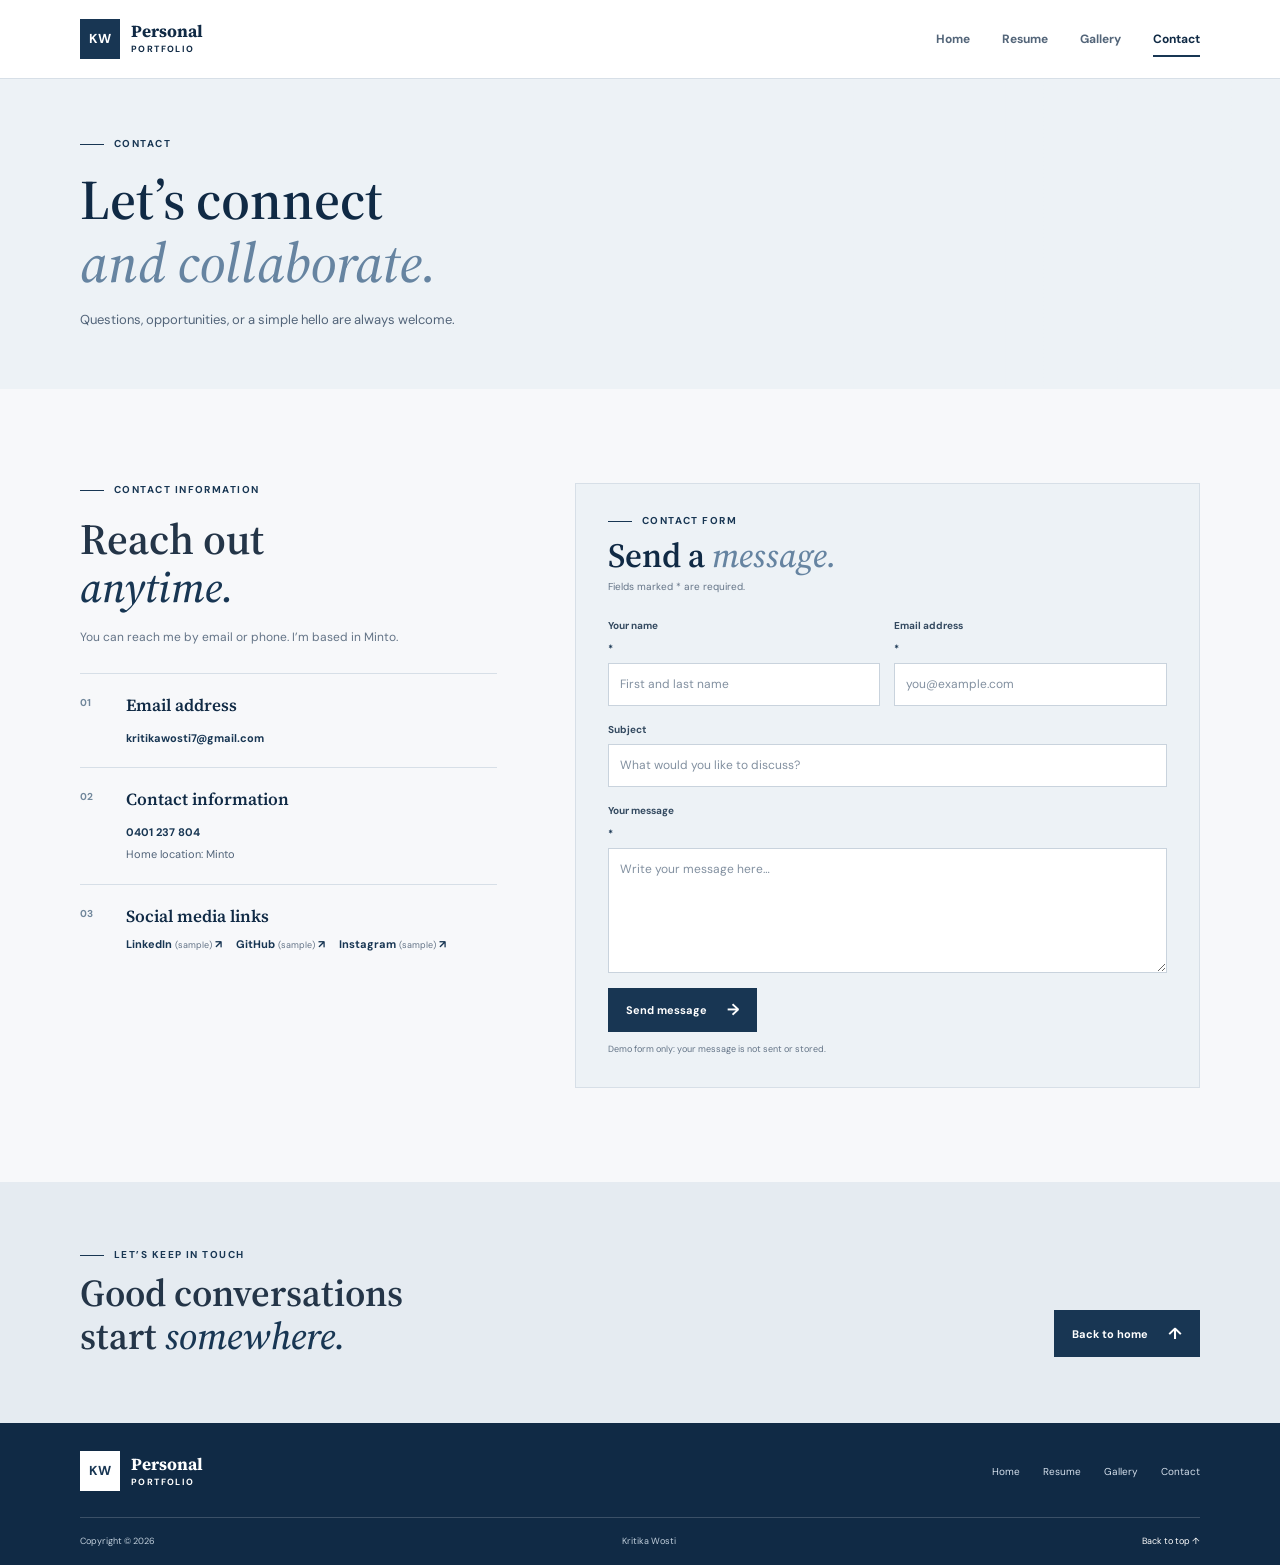
<file: contact.html>
<!DOCTYPE html>
<html lang="en">
<head>
  <meta charset="UTF-8">
  <meta name="viewport" content="width=device-width, initial-scale=1.0">
  <meta name="description" content="Contact Kritika Wosti through the personal portfolio contact form and sample contact information.">
  <title>Contact | Kritika Wosti – Personal Portfolio</title>
  <link rel="preconnect" href="https://fonts.googleapis.com">
  <link rel="preconnect" href="https://fonts.gstatic.com" crossorigin>
  <link href="https://fonts.googleapis.com/css2?family=DM+Sans:wght@400;500;600;700&family=Source+Serif+4:wght@500;600;700&display=swap" rel="stylesheet">
  <link rel="stylesheet" href="style.css">
  <script src="script.js" defer></script>
</head>
<body>
  <a class="skip-link" href="#main-content">Skip to content</a>
  <header class="site-header"><div class="container header-inner">
    <a class="brand" href="index.html" aria-label="Personal Portfolio home"><span class="brand-mark" aria-hidden="true">KW</span><span class="brand-name">Personal <span>Portfolio</span></span></a>
    <button class="menu-toggle" type="button" aria-expanded="false" aria-controls="primary-nav" aria-label="Open navigation menu"><span></span><span></span></button>
    <nav class="primary-nav" id="primary-nav" aria-label="Main navigation"><a href="index.html">Home</a><a href="resume.html">Resume</a><a href="gallery.html">Gallery</a><a class="active" href="contact.html" aria-current="page">Contact</a></nav>
  </div></header>

  <main id="main-content">
    <section class="page-hero contact-hero"><div class="container page-hero-content"><p class="eyebrow"><span></span> Contact</p><h1>Let’s connect<br><em>and collaborate.</em></h1><p>Questions, opportunities, or a simple hello are always welcome.</p></div></section>
    <section class="contact-section section-space"><div class="container contact-grid">
      <div class="contact-details"><p class="eyebrow"><span></span> Contact information</p><h2>Reach out<br><em>anytime.</em></h2><p class="contact-intro">You can reach me by email or phone. I’m based in Minto.</p>
        <div class="contact-detail"><span class="detail-number">01</span><div><h3>Email address</h3><a href="mailto:kritikawosti7@gmail.com">kritikawosti7@gmail.com</a></div></div>
        <div class="contact-detail"><span class="detail-number">02</span><div><h3>Contact information</h3><a href="tel:+61401237804">0401 237 804</a><p>Home location: Minto</p></div></div>
        <div class="contact-detail"><span class="detail-number">03</span><div><h3>Social media links</h3><div class="social-links"><a href="https://www.linkedin.com/" target="_blank" rel="noreferrer">LinkedIn <span>(sample)</span> ↗</a><a href="https://github.com/" target="_blank" rel="noreferrer">GitHub <span>(sample)</span> ↗</a><a href="https://www.instagram.com/" target="_blank" rel="noreferrer">Instagram <span>(sample)</span> ↗</a></div></div></div>
      </div>
      <div class="form-wrap" id="contact-form">
        <div class="form-heading"><p class="eyebrow"><span></span> Contact form</p><h2>Send a <em>message.</em></h2><p>Fields marked * are required.</p></div>
        <form class="contact-form">
          <div class="form-row"><label for="name">Your name <span>*</span><input id="name" name="name" type="text" placeholder="First and last name" autocomplete="name" required></label><label for="email">Email address <span>*</span><input id="email" name="email" type="email" placeholder="you@example.com" autocomplete="email" required></label></div>
          <label for="subject">Subject<input id="subject" name="subject" type="text" placeholder="What would you like to discuss?"></label>
          <label for="message">Your message <span>*</span><textarea id="message" name="message" rows="5" placeholder="Write your message here…" required></textarea></label>
          <button class="button button-dark form-submit" type="submit">Send message <span aria-hidden="true">→</span></button>
          <p class="form-note">Demo form only: your message is not sent or stored.</p>
          <p class="form-status" role="status" aria-live="polite" hidden></p>
        </form>
      </div>
    </div></section>
    <section class="contact-cta"><div class="container contact-cta-inner"><div><p class="eyebrow"><span></span> Let’s keep in touch</p><h2>Good conversations<br>start <em>somewhere.</em></h2></div><a class="button button-dark" href="index.html">Back to home <span aria-hidden="true">↑</span></a></div></section>
  </main>

  <footer class="site-footer"><div class="container footer-main"><a class="brand brand-footer" href="index.html"><span class="brand-mark" aria-hidden="true">KW</span><span class="brand-name">Personal <span>Portfolio</span></span></a><nav class="footer-nav" aria-label="Footer navigation"><a href="index.html">Home</a><a href="resume.html">Resume</a><a href="gallery.html">Gallery</a><a href="contact.html">Contact</a></nav></div><div class="container footer-bottom"><span>Copyright © 2026</span><span>Kritika Wosti</span><a href="#main-content">Back to top ↑</a></div></footer>
</body>
</html>
</file>
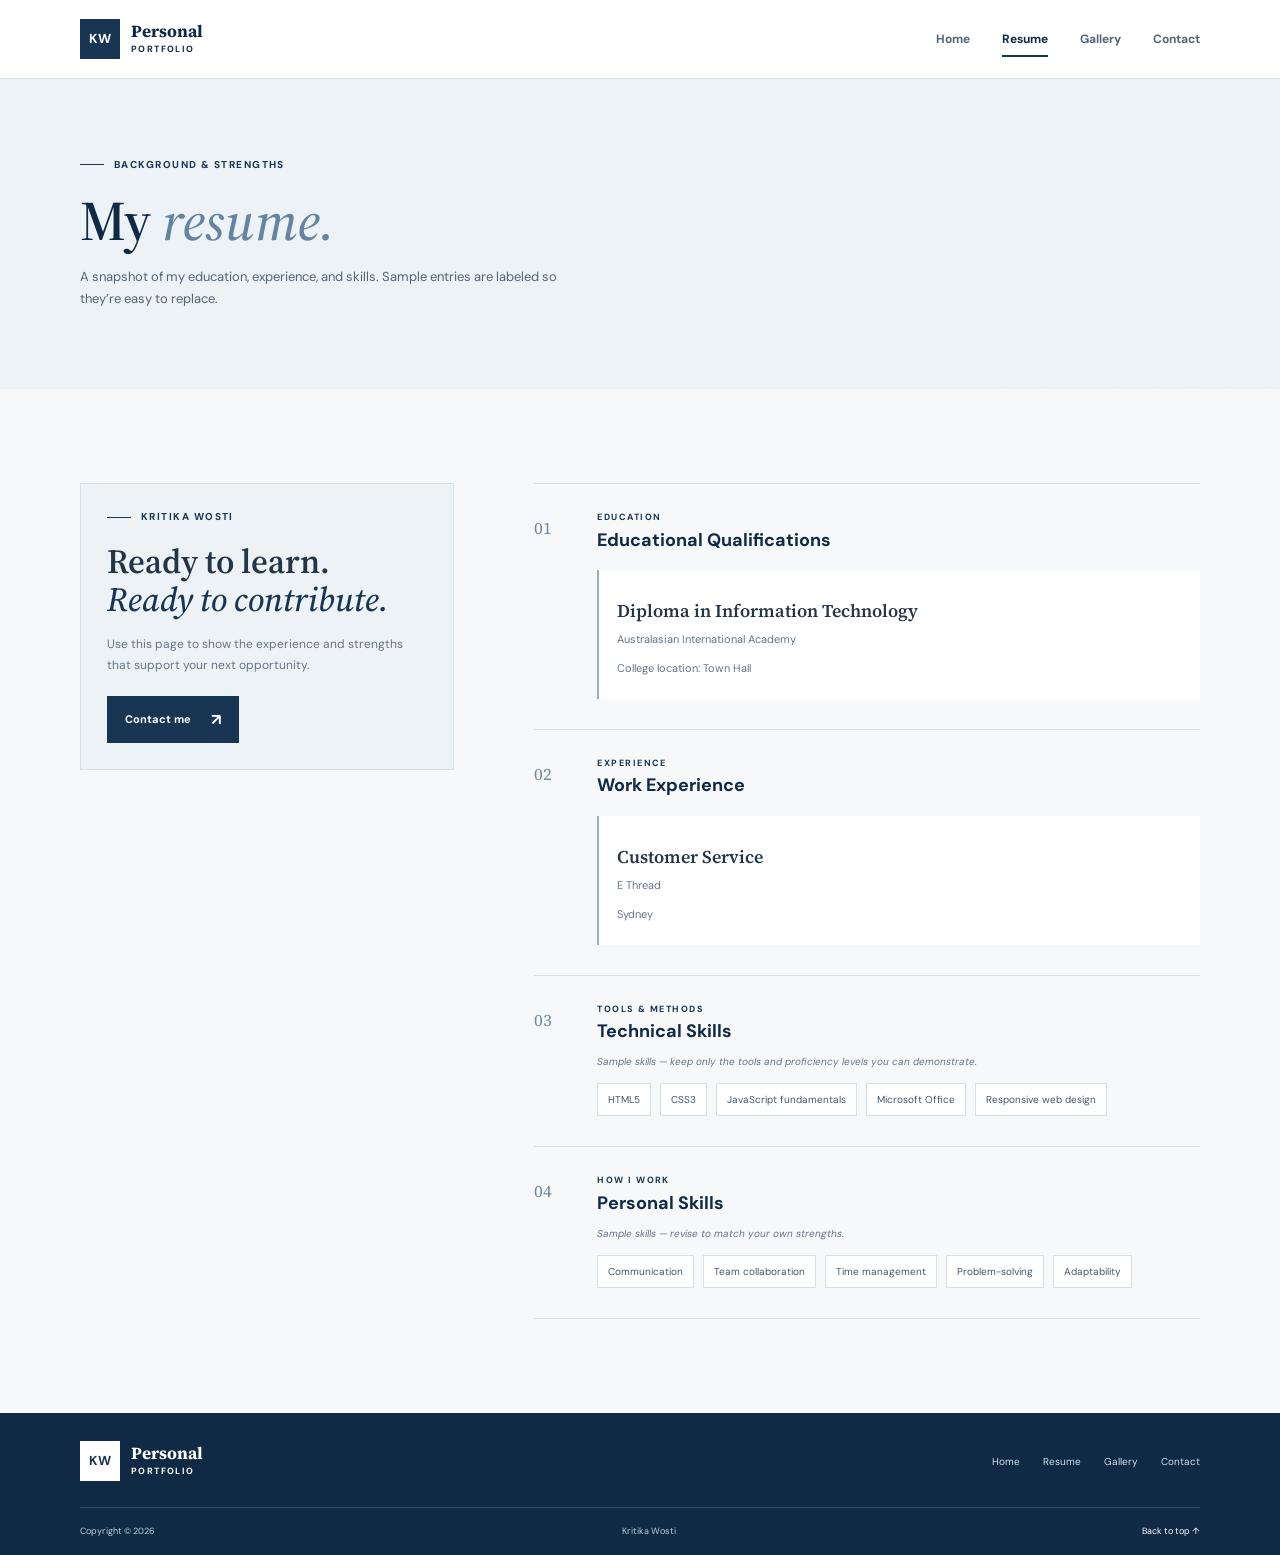
<file: resume.html>
<!DOCTYPE html>
<html lang="en">
<head>
  <meta charset="UTF-8">
  <meta name="viewport" content="width=device-width, initial-scale=1.0">
  <meta name="description" content="Sample resume for Kritika Wosti, including education, experience, technical skills, and personal skills.">
  <title>Resume | Kritika Wosti – Personal Portfolio</title>
  <link rel="preconnect" href="https://fonts.googleapis.com">
  <link rel="preconnect" href="https://fonts.gstatic.com" crossorigin>
  <link href="https://fonts.googleapis.com/css2?family=DM+Sans:wght@400;500;600;700&family=Source+Serif+4:wght@500;600;700&display=swap" rel="stylesheet">
  <link rel="stylesheet" href="style.css">
  <script src="script.js" defer></script>
</head>
<body>
  <a class="skip-link" href="#main-content">Skip to content</a>
  <header class="site-header"><div class="container header-inner">
    <a class="brand" href="index.html" aria-label="Personal Portfolio home"><span class="brand-mark" aria-hidden="true">KW</span><span class="brand-name">Personal <span>Portfolio</span></span></a>
    <button class="menu-toggle" type="button" aria-expanded="false" aria-controls="primary-nav" aria-label="Open navigation menu"><span></span><span></span></button>
    <nav class="primary-nav" id="primary-nav" aria-label="Main navigation"><a href="index.html">Home</a><a class="active" href="resume.html" aria-current="page">Resume</a><a href="gallery.html">Gallery</a><a href="contact.html">Contact</a></nav>
  </div></header>

  <main id="main-content">
    <section class="page-hero resume-hero"><div class="container page-hero-content"><p class="eyebrow"><span></span> Background &amp; strengths</p><h1>My <em>resume.</em></h1><p>A snapshot of my education, experience, and skills. Sample entries are labeled so they’re easy to replace.</p></div></section>
    <section class="resume-section section-space"><div class="container resume-layout">
      <aside class="resume-aside"><p class="eyebrow"><span></span> Kritika Wosti</p><h2>Ready to learn.<br><em>Ready to contribute.</em></h2><p>Use this page to show the experience and strengths that support your next opportunity.</p><a class="button button-dark" href="contact.html">Contact me <span aria-hidden="true">↗</span></a></aside>
      <div class="resume-content">
        <section class="resume-block" aria-labelledby="education-title"><span class="resume-number">01</span><div><p class="eyebrow">Education</p><h2 id="education-title">Educational Qualifications</h2><article class="timeline-entry"><h3>Diploma in Information Technology</h3><p>Australasian International Academy</p><p class="entry-description">College location: Town Hall</p></article></div></section>
        <section class="resume-block" aria-labelledby="experience-title"><span class="resume-number">02</span><div><p class="eyebrow">Experience</p><h2 id="experience-title">Work Experience</h2><article class="timeline-entry"><h3>Customer Service</h3><p>E Thread</p><p class="entry-description">Sydney</p></article></div></section>
        <section class="resume-block" aria-labelledby="technical-title"><span class="resume-number">03</span><div><p class="eyebrow">Tools &amp; methods</p><h2 id="technical-title">Technical Skills</h2><p class="sample-note">Sample skills — keep only the tools and proficiency levels you can demonstrate.</p><ul class="skill-list"><li>HTML5</li><li>CSS3</li><li>JavaScript fundamentals</li><li>Microsoft Office</li><li>Responsive web design</li></ul></div></section>
        <section class="resume-block" aria-labelledby="personal-title"><span class="resume-number">04</span><div><p class="eyebrow">How I work</p><h2 id="personal-title">Personal Skills</h2><p class="sample-note">Sample skills — revise to match your own strengths.</p><ul class="skill-list"><li>Communication</li><li>Team collaboration</li><li>Time management</li><li>Problem-solving</li><li>Adaptability</li></ul></div></section>
      </div>
    </div></section>
  </main>

  <footer class="site-footer"><div class="container footer-main"><a class="brand brand-footer" href="index.html"><span class="brand-mark" aria-hidden="true">KW</span><span class="brand-name">Personal <span>Portfolio</span></span></a><nav class="footer-nav" aria-label="Footer navigation"><a href="index.html">Home</a><a href="resume.html">Resume</a><a href="gallery.html">Gallery</a><a href="contact.html">Contact</a></nav></div><div class="container footer-bottom"><span>Copyright © 2026</span><span>Kritika Wosti</span><a href="#main-content">Back to top ↑</a></div></footer>
</body>
</html>
</file>
<file: style.css>
:root {
  color-scheme: light;
  --navy: #183653;
  --navy-deep: #102a45;
  --ink: #243548;
  --muted: #647487;
  --line: #d7dfe7;
  --light: #edf2f6;
  --paper: #f7f8fa;
  --white: #ffffff;
  --serif: "Source Serif 4", Georgia, serif;
  --sans: "DM Sans", "Segoe UI", sans-serif;
  --content-width: 1120px;
}

* { box-sizing: border-box; }
html { scroll-behavior: smooth; scroll-padding-top: 85px; }
body { margin: 0; background: var(--paper); color: var(--ink); font-family: var(--sans); font-size: 15px; line-height: 1.7; -webkit-font-smoothing: antialiased; }
a { color: inherit; text-decoration: none; }
img { display: block; max-width: 100%; }
button, input, textarea { font: inherit; }
.container { width: min(var(--content-width), calc(100% - 56px)); margin-inline: auto; }
.section-space { padding-block: 94px; }
.skip-link { position: fixed; z-index: 20; top: 10px; left: 10px; padding: 10px 14px; transform: translateY(-150%); background: var(--white); color: var(--navy); }
.skip-link:focus { transform: translateY(0); }

/* Shared header and navigation. */
.site-header { position: relative; z-index: 10; background: var(--white); border-bottom: 1px solid var(--line); }
.header-inner { min-height: 78px; display: flex; align-items: center; justify-content: space-between; gap: 30px; }
.brand { display: inline-flex; align-items: center; gap: 11px; }
.brand-mark { width: 40px; height: 40px; display: grid; place-items: center; background: var(--navy); color: white; font-size: 13px; font-weight: 700; }
.brand-name { color: var(--navy-deep); font-family: var(--serif); font-size: 17px; font-weight: 700; line-height: 1.05; }
.brand-name span { display: block; margin-top: 4px; font-family: var(--sans); font-size: 9px; font-weight: 700; letter-spacing: 1.4px; text-transform: uppercase; }
.primary-nav { display: flex; align-items: center; gap: 32px; }
.primary-nav a { position: relative; padding-block: 9px; color: #536579; font-size: 12px; font-weight: 700; transition: color .18s ease; }
.primary-nav a::after { position: absolute; right: 0; bottom: 1px; left: 0; height: 2px; background: var(--navy); content: ""; transform: scaleX(0); transform-origin: left; transition: transform .18s ease; }
.primary-nav a:hover, .primary-nav a.active { color: var(--navy-deep); }
.primary-nav a:hover::after, .primary-nav a.active::after { transform: scaleX(1); }
.menu-toggle { display: none; }

.eyebrow { display: flex; align-items: center; gap: 10px; margin: 0 0 18px; color: var(--navy); font-size: 10px; font-weight: 700; letter-spacing: 1.45px; line-height: 1.4; text-transform: uppercase; }
.eyebrow > span { width: 24px; height: 1px; flex: 0 0 auto; background: currentColor; }
.eyebrow-light { color: #d9e7f2; }
h1, h2, h3, p { margin-top: 0; }
h1, h2 { font-family: var(--serif); font-weight: 600; letter-spacing: 0; line-height: 1.12; }
h1 em, h2 em { color: #6684a1; font-weight: 500; }
.button { display: inline-flex; min-height: 47px; align-items: center; justify-content: center; gap: 20px; padding: 0 17px; border: 1px solid var(--navy); font-size: 11px; font-weight: 700; transition: background .18s ease, color .18s ease, transform .18s ease; }
.button:hover { transform: translateY(-2px); }
.button span { font-size: 16px; }
.button-dark { background: var(--navy); color: white; }
.button-dark:hover { background: var(--navy-deep); }
.button-outline { border-color: rgba(255,255,255,.55); background: transparent; color: white; }
.button-outline:hover { background: white; color: var(--navy); }
.text-link { display: inline-flex; align-items: center; gap: 10px; padding-bottom: 4px; border-bottom: 1px solid currentColor; color: var(--navy); font-size: 11px; font-weight: 700; }
.text-link span { font-size: 15px; transition: transform .18s ease; }
.text-link:hover span { transform: translateX(4px); }
.sample-note { margin: 8px 0 0; color: var(--muted); font-size: 10px; font-style: italic; line-height: 1.6; }
.sample-note-light { color: #d9e2eb; }
.sample-tag { display: inline-block; padding: 4px 8px; background: var(--light); color: var(--navy); font-size: 9px; font-weight: 700; letter-spacing: .3px; }

/* Home page. */
.home-hero { padding-block: 70px 78px; background: var(--light); }
.home-hero-grid { display: grid; grid-template-columns: 1fr .78fr; gap: 86px; align-items: center; }
.home-intro { max-width: 525px; }
.home-intro h1 { margin: 0 0 18px; color: var(--navy-deep); font-size: clamp(62px, 8vw, 92px); line-height: .96; }
.home-intro h1 em { color: #6684a1; }
.hero-copy { max-width: 430px; margin-bottom: 12px; color: #536579; font-size: 15px; }
.hero-actions { display: flex; align-items: center; gap: 24px; flex-wrap: wrap; margin-top: 24px; }
.profile-card { position: relative; max-width: 400px; margin: 0; justify-self: end; padding: 12px; border: 1px solid #d5dee7; background: var(--white); box-shadow: 0 16px 38px rgba(24,54,83,.1); transform: rotate(1deg); }
.profile-card img { width: 100%; height: 390px; object-fit: cover; object-position: center 35%; background: #dce4ec; filter: saturate(.72); }
.profile-card figcaption { display: flex; align-items: center; justify-content: space-between; gap: 10px; padding: 12px 3px 1px; color: var(--navy); font-size: 10px; font-weight: 700; }
.profile-card .sample-tag { color: var(--muted); font-size: 8px; text-transform: uppercase; }
.about-grid { display: grid; grid-template-columns: .9fr 1.1fr; gap: 100px; align-items: start; }
.section-heading h2, .about-copy h2, .objective-panel h2, .page-hero-content h1, .resume-aside h2, .gallery-heading h2, .contact-cta h2 { margin-bottom: 0; font-size: 46px; }
.section-heading h2 em, .about-copy h2 em, .resume-aside h2 em, .gallery-heading h2 em, .contact-cta h2 em { color: var(--navy); }
.lead { margin-bottom: 12px; color: var(--navy-deep); font-family: var(--serif); font-size: 23px; line-height: 1.4; }
.sample-copy { margin-bottom: 13px; color: #526479; font-size: 13px; line-height: 1.9; }
.about-copy .text-link { margin-top: 23px; }
.objective-section { padding-block: 70px; background: var(--navy); color: white; }
.objective-panel { display: grid; grid-template-columns: 70px 1fr auto; gap: 25px; align-items: center; }
.objective-mark { align-self: start; padding-top: 4px; color: #bacada; font-family: var(--serif); font-size: 24px; }
.objective-panel .eyebrow { margin-bottom: 12px; }
.objective-panel h2 { margin-bottom: 17px; font-size: 38px; }
.objective-panel h2 em { color: #c5d4e2; }
.objective-panel .sample-copy { max-width: 600px; margin-bottom: 0; color: #e0e8ef; }
.objective-panel .sample-note { grid-column: 2; margin-top: -15px; }
.objective-panel .button { grid-column: 3; grid-row: 1 / span 2; }

/* Page headers and resume sections. */
.page-hero { position: relative; min-height: 310px; display: flex; align-items: center; overflow: hidden; background: var(--light); }
.page-hero::after { position: absolute; top: 0; right: 0; bottom: 0; width: 34%; background-position: center; background-size: cover; content: ""; opacity: .46; }
.resume-hero::after { background-image: linear-gradient(90deg, var(--light), rgba(237,242,246,.1)), url("https://images.unsplash.com/photo-1455390582262-044cdead277a?auto=format&fit=crop&w=1000&q=80"); }
.gallery-hero::after { background-image: linear-gradient(90deg, var(--light), rgba(237,242,246,.1)), url("https://images.unsplash.com/photo-1524178232363-1fb2b075b655?auto=format&fit=crop&w=1000&q=80"); }
.contact-hero::after { background-image: linear-gradient(90deg, var(--light), rgba(237,242,246,.1)), url("https://images.unsplash.com/photo-1516321318423-f06f85e504b3?auto=format&fit=crop&w=1000&q=80"); }
.page-hero-content { position: relative; z-index: 1; padding-block: 58px; }
.page-hero-content h1 { max-width: 700px; margin-bottom: 14px; color: var(--navy-deep); font-size: 56px; }
.page-hero-content h1 em { color: #6684a1; }
.page-hero-content > p:last-child { max-width: 520px; margin-bottom: 0; color: #526479; font-size: 13px; }
.resume-layout { display: grid; grid-template-columns: .72fr 1.28fr; gap: 80px; align-items: start; }
.resume-aside { position: sticky; top: 30px; padding: 26px; border: 1px solid var(--line); background: var(--light); }
.resume-aside h2 { margin-bottom: 16px; font-size: 34px; }
.resume-aside > p:not(.eyebrow) { margin-bottom: 21px; color: var(--muted); font-size: 12px; }
.resume-content { border-top: 1px solid var(--line); }
.resume-block { display: grid; grid-template-columns: 45px 1fr; gap: 18px; padding: 27px 0 30px; border-bottom: 1px solid var(--line); }
.resume-number { padding-top: 3px; color: #71879b; font-family: var(--serif); font-size: 17px; }
.resume-block .eyebrow { margin-bottom: 4px; font-size: 9px; }
.resume-block h2 { margin-bottom: 17px; color: var(--navy-deep); font-family: var(--sans); font-size: 18px; font-weight: 700; line-height: 1.4; }
.timeline-entry { padding: 16px 18px; border-left: 2px solid #98adc0; background: var(--white); }
.timeline-entry h3 { margin: 10px 0 4px; color: var(--ink); font-family: var(--serif); font-size: 18px; font-weight: 600; }
.timeline-entry > p { margin-bottom: 5px; color: var(--muted); font-size: 11px; }
.timeline-entry > p .entry-date { float: right; color: var(--navy); font-weight: 700; }
.timeline-entry .entry-description { margin-top: 10px; line-height: 1.7; }
.resume-block > div > .sample-note { margin: -7px 0 13px; }
.skill-list { display: flex; flex-wrap: wrap; gap: 9px; margin: 0; padding: 0; list-style: none; }
.skill-list li { padding: 7px 10px; border: 1px solid var(--line); background: var(--white); color: #43566b; font-size: 10px; }

/* Gallery cards and image captions. */
.gallery-section { padding-bottom: 72px; }
.portfolio-gallery-section { padding-block: 75px 96px; background: var(--light); }
.gallery-heading { display: flex; align-items: end; justify-content: space-between; gap: 35px; margin-bottom: 30px; }
.gallery-heading h2 { font-size: 42px; }
.gallery-heading > .sample-note { max-width: 330px; margin: 0 0 5px; }
.gallery-grid { display: grid; grid-template-columns: repeat(3, minmax(0, 1fr)); gap: 20px; }
.gallery-card { min-width: 0; margin: 0; border: 1px solid var(--line); background: var(--white); transition: transform .2s ease, box-shadow .2s ease; }
.gallery-card:hover { transform: translateY(-4px); box-shadow: 0 12px 24px rgba(24,54,83,.1); }
.gallery-card img { width: 100%; height: 245px; object-fit: cover; background: #dce4ec; filter: saturate(.75); }
.gallery-card figcaption { display: grid; gap: 4px; padding: 14px 15px 16px; }
.gallery-card figcaption strong { color: var(--navy-deep); font-family: var(--serif); font-size: 17px; }
.gallery-card figcaption span { color: var(--muted); font-size: 10px; }

/* Contact form and details. */
.contact-grid { display: grid; grid-template-columns: .8fr 1.2fr; gap: 78px; align-items: start; }
.contact-details h2 { margin-bottom: 16px; font-size: 43px; }
.contact-details h2 em { color: var(--navy); }
.contact-intro { max-width: 350px; margin-bottom: 25px; color: var(--muted); font-size: 12px; }
.contact-detail { display: grid; grid-template-columns: 34px 1fr; gap: 12px; padding-block: 17px; border-top: 1px solid var(--line); }
.detail-number { padding-top: 3px; color: #71879b; font-size: 10px; font-weight: 700; }
.contact-detail h3 { margin-bottom: 5px; color: var(--navy-deep); font-family: var(--serif); font-size: 17px; font-weight: 600; }
.contact-detail p, .contact-detail a { margin-bottom: 3px; color: #526479; font-size: 11px; line-height: 1.7; }
.contact-detail a { display: inline-block; color: var(--navy); font-weight: 700; }
.contact-detail a:hover { text-decoration: underline; }
.contact-detail .sample-note { margin-top: 3px; font-size: 9px; }
.social-links { display: flex; flex-wrap: wrap; gap: 8px 14px; }
.social-links a span { color: var(--muted); font-size: 9px; font-weight: 400; }
.form-wrap { padding: 30px 32px; border: 1px solid var(--line); background: var(--light); }
.form-heading { margin-bottom: 22px; }
.form-heading .eyebrow { margin-bottom: 8px; }
.form-heading h2 { margin: 0 0 4px; color: var(--navy-deep); font-size: 34px; }
.form-heading > p:last-child { margin: 0; color: var(--muted); font-size: 10px; }
.contact-form { display: grid; gap: 15px; }
.form-row { display: grid; grid-template-columns: 1fr 1fr; gap: 14px; }
.contact-form label { display: grid; gap: 6px; color: #344a60; font-size: 10px; font-weight: 700; }
.contact-form label > span { color: var(--navy); }
.contact-form input, .contact-form textarea { width: 100%; min-height: 43px; padding: 10px 11px; border: 1px solid #c9d3dd; border-radius: 0; outline: 0; background: var(--white); color: var(--ink); font-size: 12px; font-weight: 400; transition: border-color .18s ease, box-shadow .18s ease; }
.contact-form textarea { min-height: 125px; resize: vertical; }
.contact-form input::placeholder, .contact-form textarea::placeholder { color: #8290a0; }
.contact-form input:focus, .contact-form textarea:focus { border-color: var(--navy); box-shadow: 0 0 0 2px rgba(24,54,83,.13); }
.form-submit { justify-self: start; min-height: 44px; cursor: pointer; }
.form-note { margin: -5px 0 0; color: var(--muted); font-size: 9px; }
.form-status { margin: 0; padding: 11px 13px; border-left: 3px solid var(--navy); background: #dce6ef; color: var(--navy-deep); font-size: 11px; }
.contact-cta { padding-block: 66px; background: #e5ebf1; }
.contact-cta-inner { display: flex; align-items: end; justify-content: space-between; gap: 28px; }
.contact-cta .eyebrow { margin-bottom: 10px; }
.contact-cta h2 { font-size: 38px; }

/* Shared footer. */
.site-footer { padding-top: 28px; background: var(--navy-deep); color: white; }
.footer-main { display: flex; align-items: center; justify-content: space-between; gap: 30px; padding-bottom: 26px; }
.brand-footer .brand-mark { background: white; color: var(--navy); }
.brand-footer .brand-name { color: white; }
.footer-nav { display: flex; flex-wrap: wrap; gap: 23px; }
.footer-nav a { color: #d4dfeb; font-size: 10px; }
.footer-nav a:hover { color: white; text-decoration: underline; }
.footer-bottom { min-height: 48px; display: flex; align-items: center; justify-content: space-between; gap: 16px; border-top: 1px solid rgba(255,255,255,.18); color: #c0cedb; font-size: 9px; }
.footer-bottom a { color: white; }

@media (max-width: 900px) {
  .container { width: min(var(--content-width), calc(100% - 44px)); }
  .home-hero-grid { grid-template-columns: 1fr .8fr; gap: 42px; }
  .profile-card img { height: 330px; }
  .about-grid { gap: 55px; }
  .resume-layout { grid-template-columns: .65fr 1.35fr; gap: 42px; }
  .contact-grid { gap: 40px; }
  .gallery-card img { height: 205px; }
}

@media (max-width: 640px) {
  html { scroll-padding-top: 72px; }
  .container { width: min(var(--content-width), calc(100% - 36px)); }
  .section-space { padding-block: 66px; }
  .header-inner { min-height: 70px; }
  .brand-mark { width: 36px; height: 36px; }
  .menu-toggle { width: 42px; height: 42px; display: flex; flex-direction: column; align-items: center; justify-content: center; gap: 6px; border: 1px solid var(--line); background: transparent; cursor: pointer; }
  .menu-toggle span { width: 18px; height: 1px; background: var(--navy); transition: transform .18s ease; }
  .menu-toggle[aria-expanded="true"] span:first-child { transform: translateY(3.5px) rotate(45deg); }
  .menu-toggle[aria-expanded="true"] span:last-child { transform: translateY(-3.5px) rotate(-45deg); }
  .primary-nav { position: absolute; top: 70px; right: 0; left: 0; display: none; align-items: stretch; gap: 0; padding: 8px 18px 17px; border-bottom: 1px solid var(--line); background: var(--white); box-shadow: 0 12px 18px rgba(24,54,83,.1); }
  .primary-nav.is-open { display: flex; flex-direction: column; }
  .primary-nav a { padding: 11px 0; border-bottom: 1px solid var(--line); }
  .primary-nav a::after { display: none; }
  .home-hero { padding-block: 54px 60px; }
  .home-hero-grid { grid-template-columns: 1fr; gap: 35px; }
  .home-intro h1 { font-size: 65px; }
  .profile-card { width: min(100%, 390px); justify-self: center; }
  .profile-card img { height: 330px; }
  .about-grid, .resume-layout, .contact-grid { grid-template-columns: 1fr; gap: 30px; }
  .section-heading h2, .about-copy h2, .objective-panel h2, .gallery-heading h2 { font-size: 38px; }
  .objective-section { padding-block: 55px; }
  .objective-panel { grid-template-columns: 35px 1fr; gap: 15px; }
  .objective-panel .sample-note { grid-column: 2; margin-top: -8px; }
  .objective-panel .button { grid-column: 2; grid-row: auto; justify-self: start; margin-top: 8px; }
  .page-hero { min-height: 320px; align-items: end; }
  .page-hero::after { width: 100%; opacity: .18; }
  .page-hero-content { padding-block: 52px 44px; }
  .page-hero-content h1 { font-size: 48px; }
  .resume-aside { position: static; }
  .resume-aside h2 { font-size: 31px; }
  .resume-block { grid-template-columns: 30px 1fr; gap: 12px; }
  .timeline-entry > p .entry-date { float: none; display: block; margin-top: 3px; }
  .gallery-heading { align-items: flex-start; gap: 14px; flex-direction: column; }
  .gallery-heading > .sample-note { max-width: 100%; }
  .gallery-grid { grid-template-columns: 1fr; gap: 16px; }
  .gallery-card img { height: 255px; }
  .form-wrap { padding: 24px 18px; }
  .form-row { grid-template-columns: 1fr; }
  .contact-cta-inner { align-items: flex-start; flex-direction: column; }
  .contact-cta h2 { font-size: 34px; }
  .footer-main { align-items: flex-start; flex-direction: column; gap: 18px; }
  .footer-nav { gap: 12px 20px; }
  .footer-bottom { min-height: 56px; flex-wrap: wrap; justify-content: flex-start; gap: 4px 16px; padding-block: 10px; }
  .footer-bottom a { margin-left: auto; }
}

@media (prefers-reduced-motion: reduce) {
  *, *::before, *::after { scroll-behavior: auto !important; transition-duration: .01ms !important; }
}
</file>
